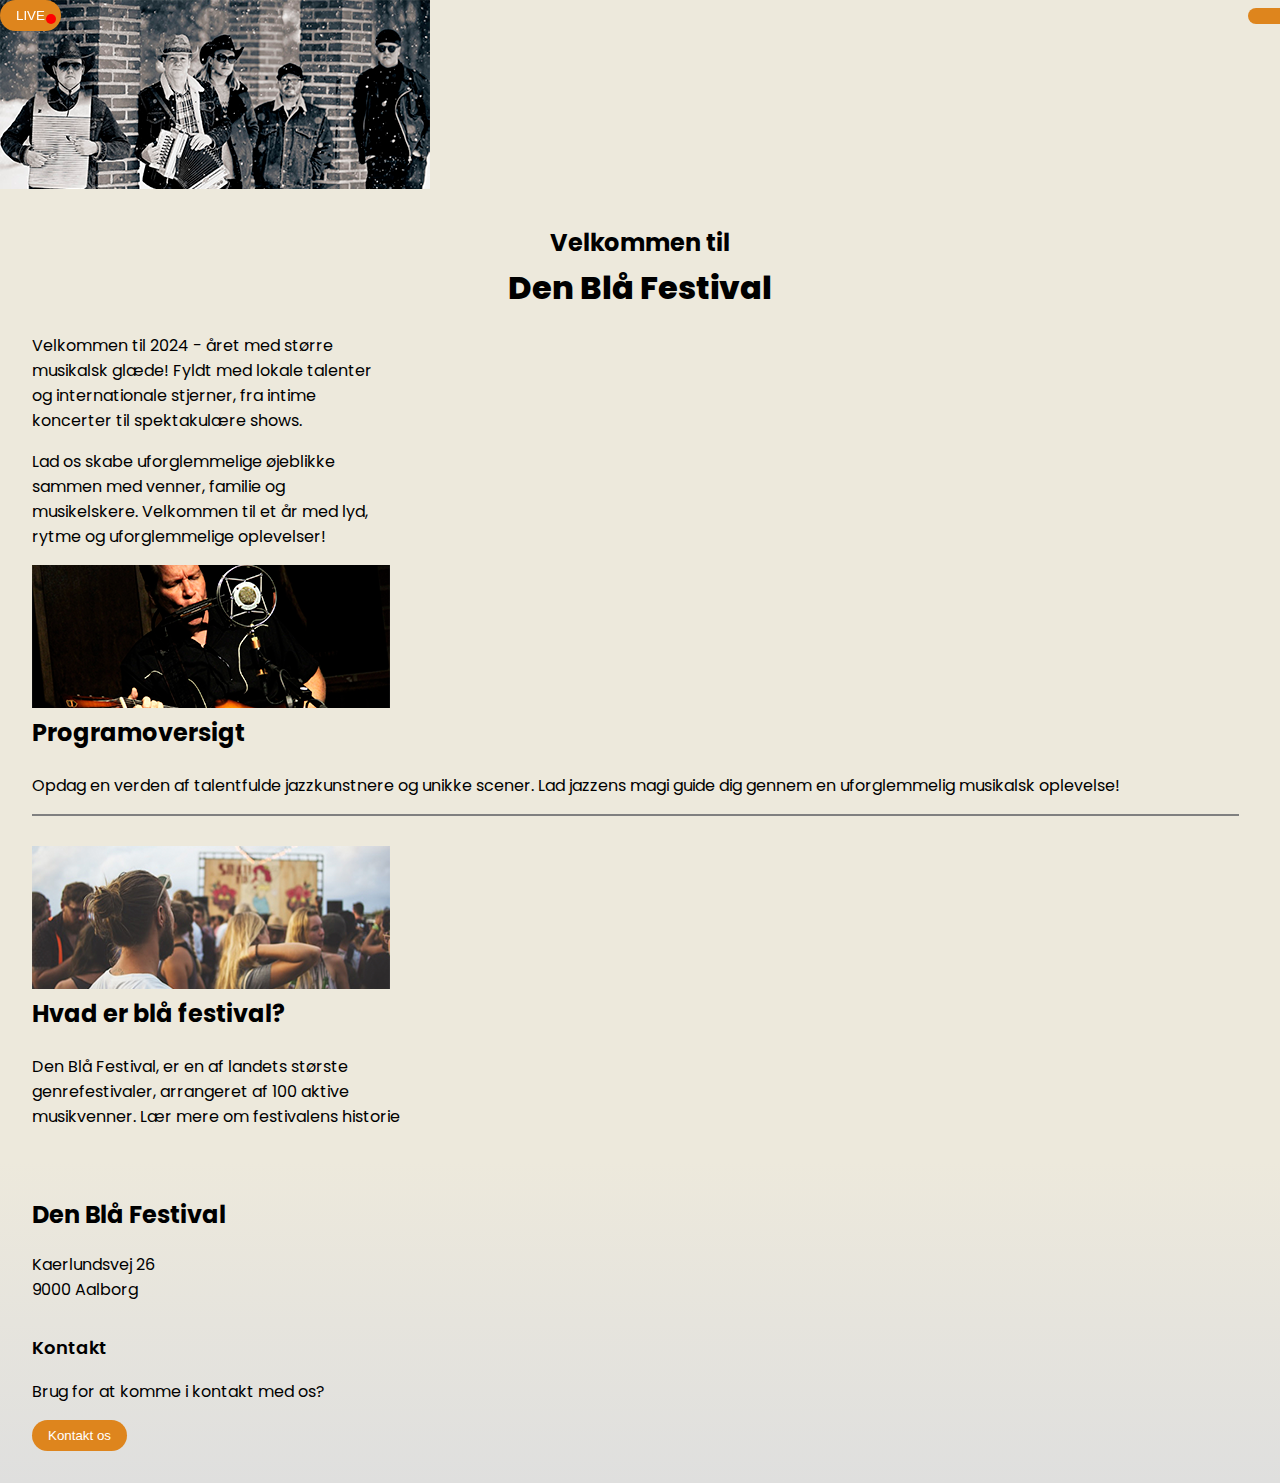
<file: index.html>
<!DOCTYPE html>
<html lang="en">
<head>
    <meta charset="UTF-8">
    <meta name="viewport" content="width=device-width, initial-scale=1.0">
    <meta name="description" content="Blå festival I Aalborg summer">
    <meta name="keywords" content="Koncert, Aalborg, Festival, Blå Festival, sommer">
    <link rel="stylesheet" href="./assets/css/GlobalStyling.css">
    <link rel="stylesheet" href="https://cdnjs.cloudflare.com/ajax/libs/font-awesome/6.5.1/css/all.min.css" integrity="sha512-DTOQO9RWCH3ppGqcWaEA1BIZOC6xxalwEsw9c2QQeAIftl+Vegovlnee1c9QX4TctnWMn13TZye+giMm8e2LwA==" crossorigin="anonymous" referrerpolicy="no-referrer" />
    <link rel="stylesheet" href="./assets/css/ForsideStyling.css">
    <script src="/assets/js/burgermenu.js" defer></script>
    <title>Blå Festival</title>
</head>
<body>
    <header>
        <nav>
            <a href="./live.html"><button>LIVE<span>&#x2022;</span></button></a>
            <div class="burger-menu">
                <i class="fa-solid fa-bars"></i>
            </div>
        </nav>
    </header>
    <div class="menu" style="display: none;">
        <div class="menuElements">
            <a href="./live.html"><button class="LiveButton">LIVE <span class="redDOt"></span></button></a>
            <i class="fa-solid fa-x" id="Remove"></i>
        </div>
        <ul>
            <li><a href="./index.html">Home</a></li>
            <li><a href="./programoversigt.html">Programoversigt</a></li>
            <li><a href="#">Hvad er Blå Festival</a></li>
            <li><a href="./praktiskInfo.html">Praktisk</a></li>
        </ul>
    </div>

    <main>
        <h2>Velkommen til</h2>
        <h1>Den Blå Festival</h1>
       <article>
        <p>Velkommen til 2024 - året med større musikalsk glæde! Fyldt med lokale talenter og internationale stjerner, fra intime koncerter til spektakulære shows. </p>
        <p>Lad os skabe uforglemmelige øjeblikke sammen med venner, familie og musikelskere. Velkommen til et år med lyd, rytme og uforglemmelige oplevelser!</p>
       </article>

       <section>
        <article>
            <img src="./assets/billeder/ProgramoversigtEntryPoint.png" alt="Kunstner der spiller guitar">
            <div class="oversigt">
                <h2>Programoversigt</h2>
                <a href="./programoversigt.html"><i class="fa-solid fa-arrow-right"></i></a>
            </div>
            <p>Opdag en verden af talentfulde jazzkunstnere og unikke scener. Lad jazzens magi guide dig gennem en uforglemmelig musikalsk oplevelse!</p>
        </article>
        <hr>
        <article>
            <img src="./assets/billeder/BlåFestivalEntryPoint.png" alt="Tilfældige festival deltagere">
            <div class="oversigt">
                <h2>Hvad er blå festival?</h2>
                <a href="#"><i class="fa-solid fa-arrow-right"></i></a>
            </div>
            <p>Den Blå Festival, er en af landets største genrefestivaler, arrangeret af 100 aktive musikvenner. Lær mere om festivalens historie</p>
        </article>
       </section>
    </main>

    <footer>
        <h2>Den Blå Festival</h2>
        <p>Kaerlundsvej 26 <br>9000 Aalborg</p>
        <h3>Kontakt</h3>
        <p>Brug for at komme i kontakt med os?</p>
        <a href="./praktiskInfo.html"><button>Kontakt os</button></a>
        <div class="fbicon"><i class="fa-brands fa-facebook"></i></div>
    </footer>
</body>
</html>
</file>
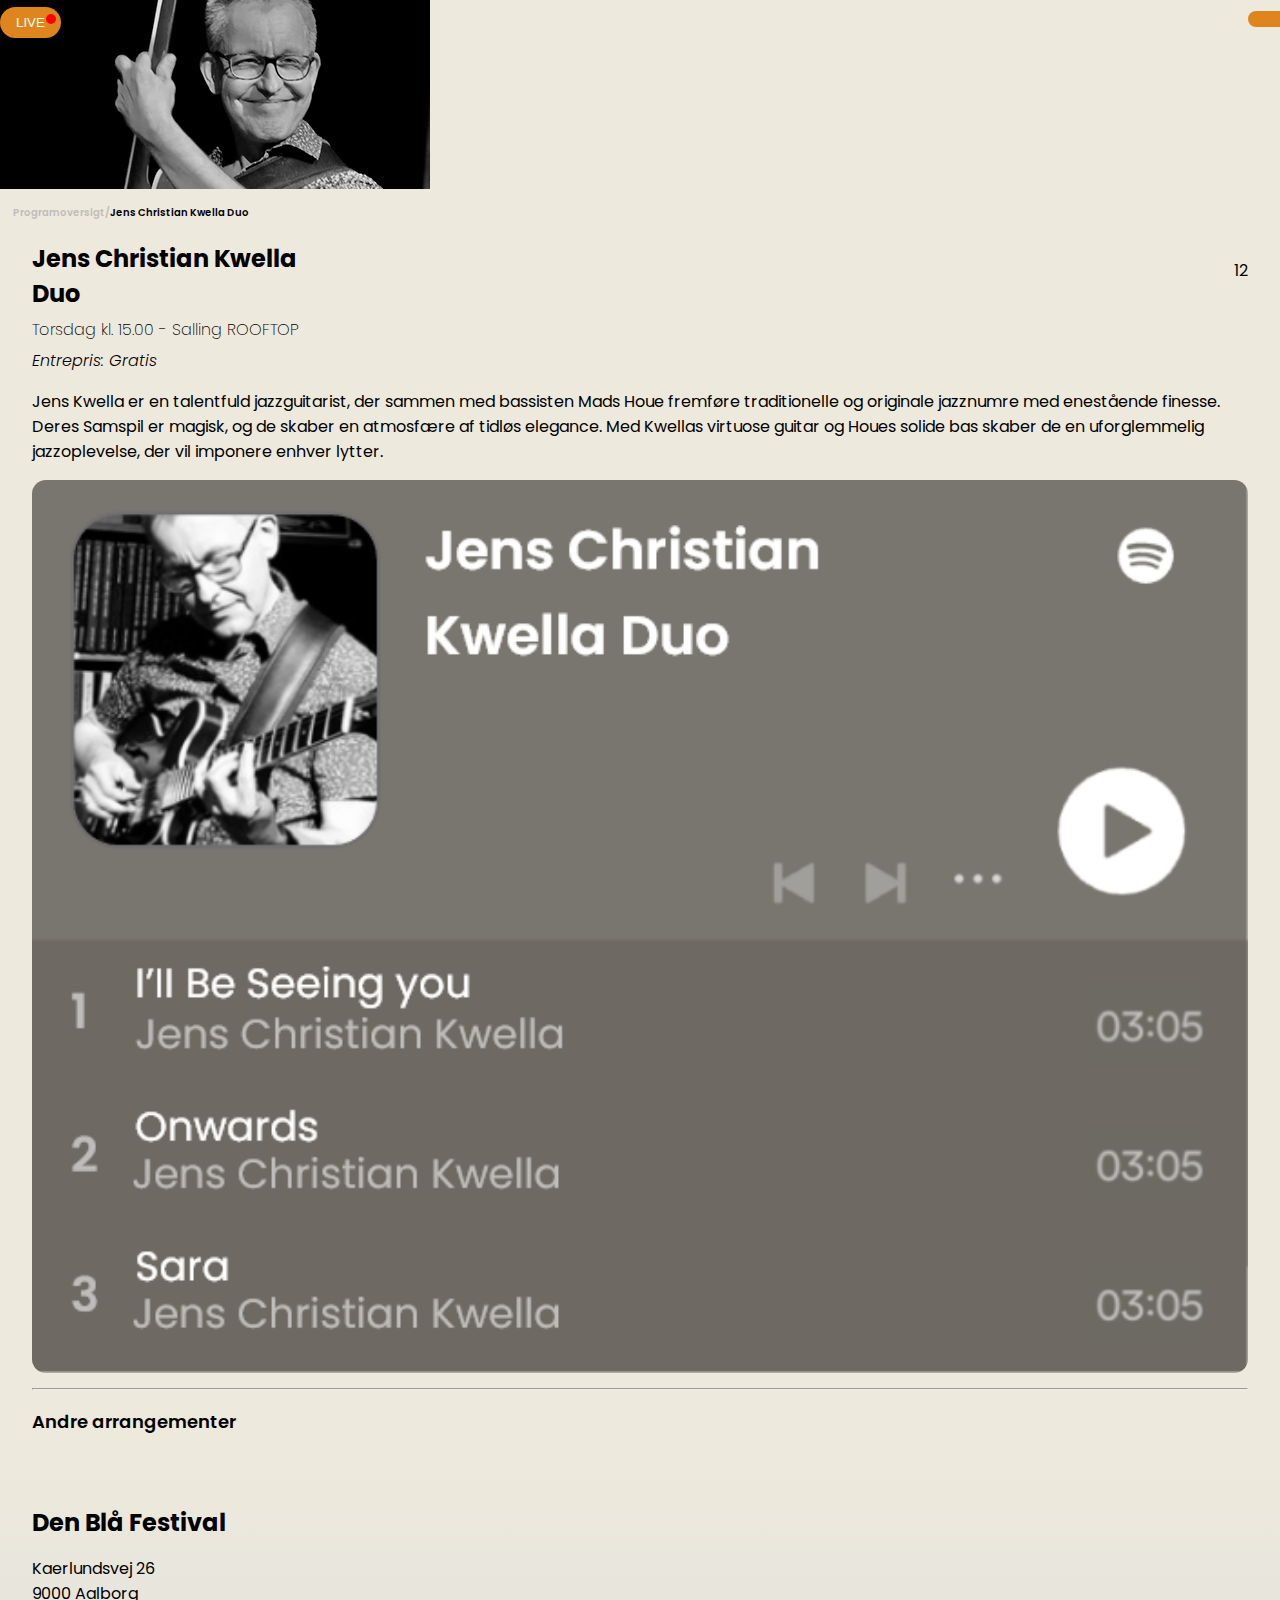
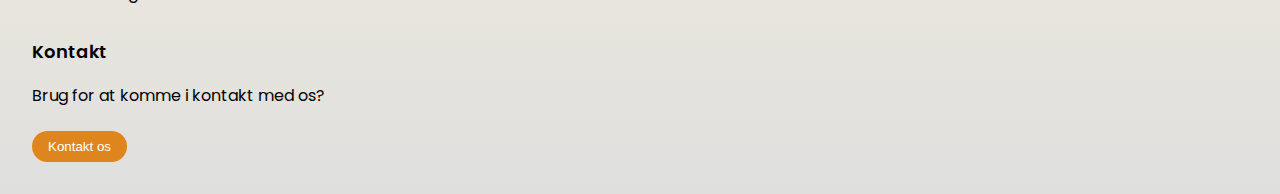
<file: kunster.html>
<!DOCTYPE html>
<html lang="en">
<head>
    <meta charset="UTF-8">
    <meta name="viewport" content="width=device-width, initial-scale=1.0">
    <link rel="stylesheet" href="./assets/css/GlobalStyling.css">
    <link rel="stylesheet" href="./assets/css/kunsterStyling.css">
    <link rel="stylesheet" href="https://cdnjs.cloudflare.com/ajax/libs/font-awesome/6.5.1/css/all.min.css" integrity="sha512-DTOQO9RWCH3ppGqcWaEA1BIZOC6xxalwEsw9c2QQeAIftl+Vegovlnee1c9QX4TctnWMn13TZye+giMm8e2LwA==" crossorigin="anonymous" referrerpolicy="no-referrer" />
    <script src="/assets/js/burgermenu.js" defer></script>
    <title>Jens Christian Kwella Duo</title>
</head>
<body>
    <header>
        <nav>
            <a href="./live.html"><button>LIVE<span>&#x2022;</span></button></a>
            <div class="burger-menu">
                <i class="fa-solid fa-bars"></i>
            </div>
        </nav>
    </header>
    <ul class="breadcrumb">
        <a  class="breadcrumbLink1" href="/programoversigt.html"><li>Programoversigt/</li></a>
        <li>Jens Christian Kwella Duo</li>
    </ul>

    <div class="menu" style="display: none;">
        <div class="menuElements">
            <a href="./live.html"><button class="LiveButton">LIVE <span class="redDOt"></span></button></a>
            <i class="fa-solid fa-x" id="Remove"></i>
        </div>
        <ul>
            <li><a href="./index.html">Home</a></li>
            <li><a href="./programoversigt.html">Programoversigt</a></li>
            <li><a href="#">Hvad er Blå Festival</a></li>
            <li><a href="./praktiskInfo.html">Praktisk</a></li>
        </ul>
    </div>

    <main>
        <div class="location">
            <h2>Jens Christian Kwella Duo</h2>
            <div>
                <p class="km">12</p>
                <i class="fa-solid fa-location-dot" id="location"></i>
            </div>
        </div>
        <p class="spillested">Torsdag kl. 15.00 - Salling ROOFTOP</p>
        <p class="price">Entrepris: Gratis</p>
        <article>
            <p>Jens Kwella er en talentfuld jazzguitarist, der sammen med bassisten Mads Houe fremføre traditionelle og originale jazznumre med enestående finesse. Deres Samspil er magisk, og de skaber en atmosfære af tidløs elegance. Med Kwellas virtuose guitar og Houes solide bas skaber de en uforglemmelig jazzoplevelse, der vil imponere enhver lytter.</p>
            <img class="spotify" src="./assets/billeder/jens spotify.png" alt="Oversigt over jens spotify">
        </article>
        <hr>
        <article>
            <h3>Andre arrangementer</h3>
        </article>
    </main>
    <footer>
        <h2>Den Blå Festival</h2>
        <p>Kaerlundsvej 26 <br>9000 Aalborg</p>
        <h3>Kontakt</h3>
        <p>Brug for at komme i kontakt med os?</p>
        <a href="./praktiskInfo.html"><button>Kontakt os</button></a>
        <div class="fbicon"><i class="fa-brands fa-facebook"></i></div>
    </footer>
</body>
</html>
</file>
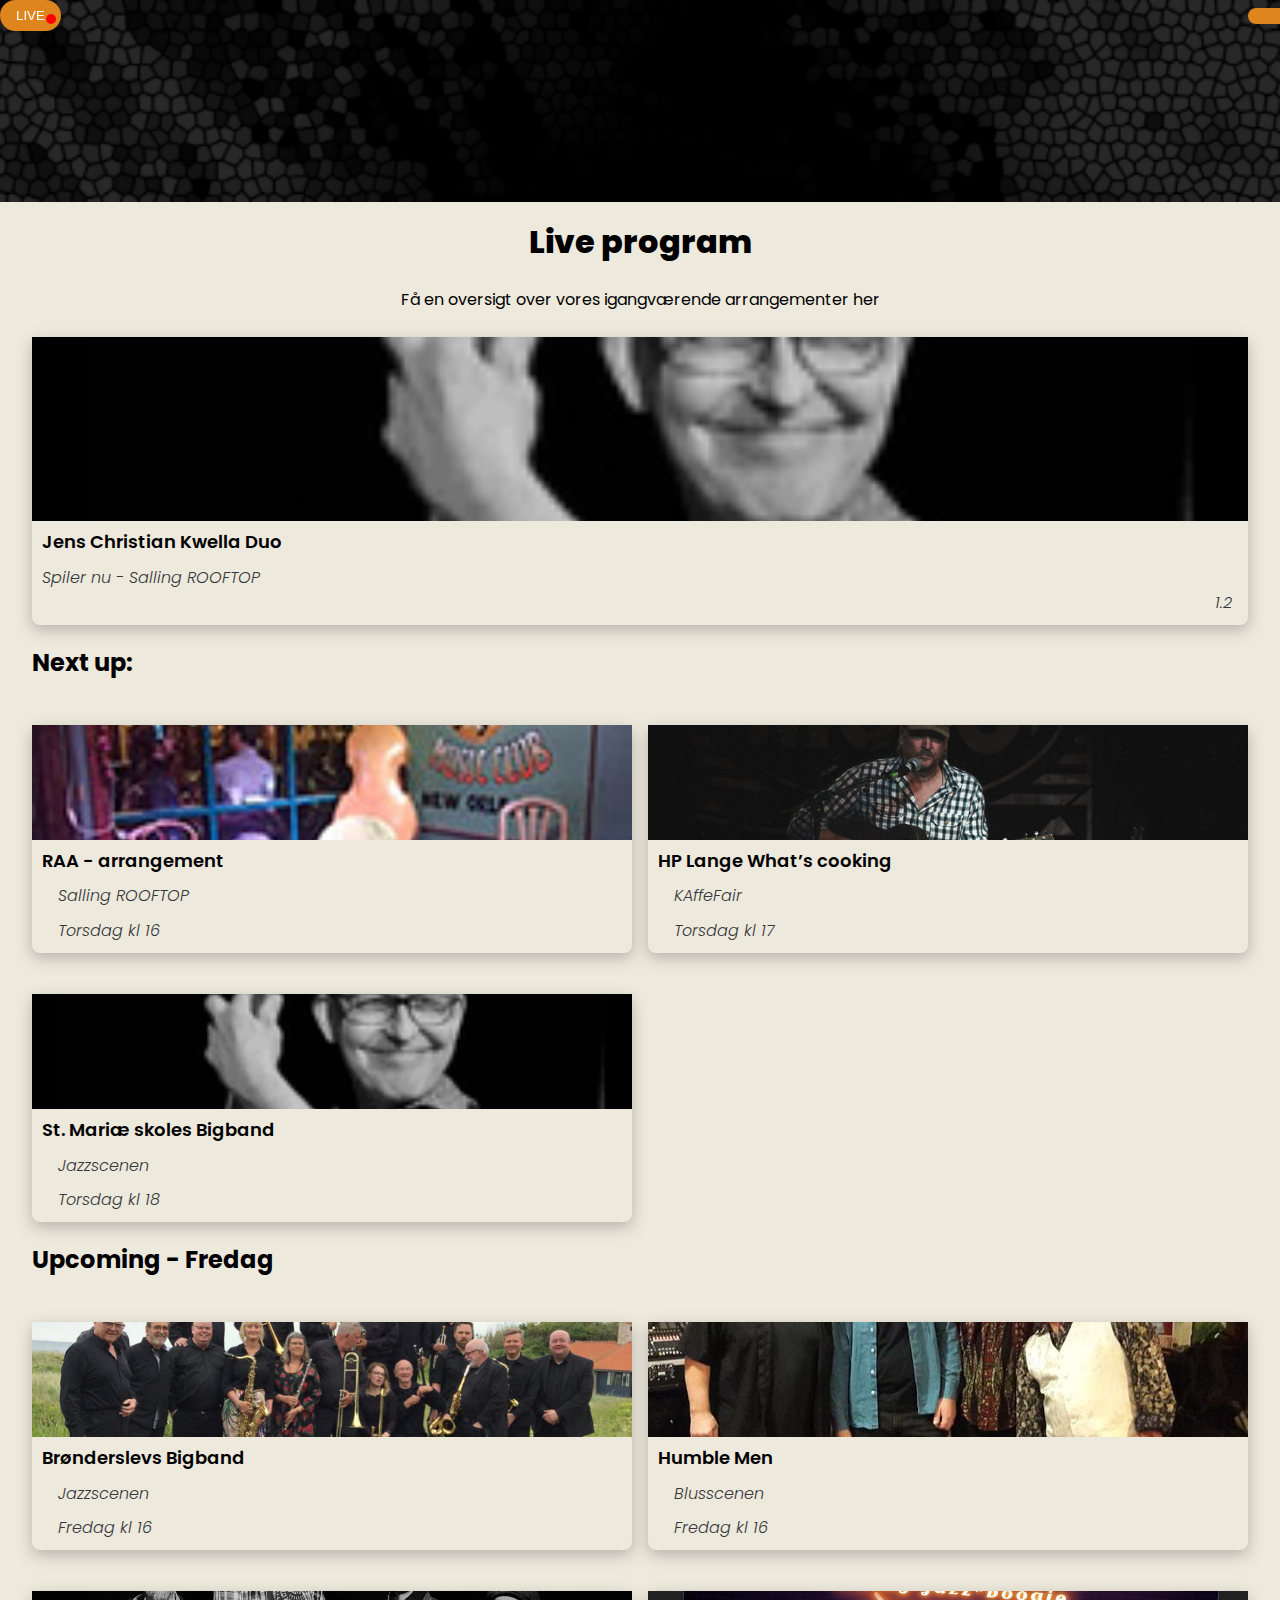
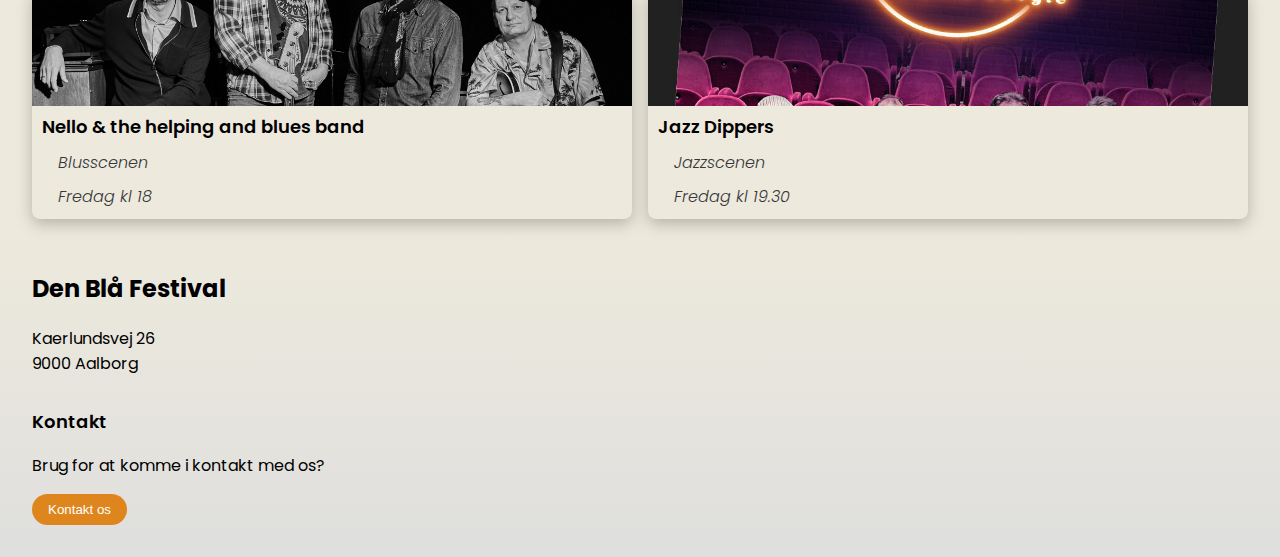
<file: live.html>
<!DOCTYPE html>
<html lang="en">
<head>
    <meta charset="UTF-8">
    <meta name="viewport" content="width=device-width, initial-scale=1.0">
    <link rel="stylesheet" href="./assets/css/live.css">
    <link rel="stylesheet" href="https://cdnjs.cloudflare.com/ajax/libs/font-awesome/6.5.1/css/all.min.css" integrity="sha512-DTOQO9RWCH3ppGqcWaEA1BIZOC6xxalwEsw9c2QQeAIftl+Vegovlnee1c9QX4TctnWMn13TZye+giMm8e2LwA==" crossorigin="anonymous" referrerpolicy="no-referrer" />
    <script src="/assets/js/burgermenu.js" defer></script>
    <title>Live</title>
</head>
<body>
    <header>
        <nav>
            <a href="./live.html"><button>LIVE<span>&#x2022;</span></button></a>
            <div class="burger-menu">
                <i class="fa-solid fa-bars"></i>
            </div>
        </nav>
    </header>
    <div class="menu" style="display: none;">
        <div class="menuElements">
            <a href="./live.html"><button class="LiveButton">LIVE <span class="redDOt"></span></button></a>
            <i class="fa-solid fa-x" id="Remove"></i>
        </div>
        <ul>
            <li><a href="./index.html">Home</a></li>
            <li><a href="./programoversigt.html">Programoversigt</a></li>
            <li><a href="#">Hvad er Blå Festival</a></li>
            <li><a href="./praktiskInfo.html">Praktisk</a></li>
        </ul>
    </div>
    <main>
        <h1>Live program</h1>
       <p id="IntroLive">Få en oversigt over vores igangværende arrangementer her</p>
       <a href="./kunster.html">
        <section>
            <img id="liveNow" src="./assets/billeder/Jens christian.png" alt="Jens Christian Kwella Duo">
            <h3 class="kunstnerNavn MoveToRight">Jens Christian Kwella Duo</h3>
            <div class="wrapper">
                <div class="locationKM">
                    <p class="MoveToRight">Spiler nu - Salling ROOFTOP</p>
                    <i class="fa-solid fa-location-dot MoveToRight"><br><p>1.2</p></i>
                </div>

            </div>
        </section>
     </a> 

<h2>Next up:</h2>
<div class="cards">
<a href="#">
    <section id="raa">
        <img src="./assets/billeder/Raa.jpg" alt="RAA - arrangement">
        <h3 class="kunstnerNavn MoveToRight">RAA - arrangement</h3>
        <div class="wrapper">
            <p><i class="fa-regular fa-clock MoveToRight"></i>Torsdag kl 16</p>
            <p><i class="fa-solid fa-location-dot MoveToRight"></i>Salling ROOFTOP</p>
        </div>
    </section>
</a>

<a href="#">
    <section>
        <img src="./assets/billeder/HPLangeWhats cooking.jpg" alt="Lange What’s cooking">
        <h3 class="kunstnerNavn MoveToRight">HP Lange What’s cooking</h3>
        <div class="wrapper">
            <p><i class="fa-regular fa-clock MoveToRight"></i>Torsdag kl 17</p>
            <p><i class="fa-solid fa-location-dot MoveToRight"></i>KAffeFair </p>
        </div>
    </section>
</a>

<a href="#">
    <section>
        <img src="./assets/billeder/Jens christian.png" alt="Jens Christian Kwella Duo">
        <h3 class="kunstnerNavn MoveToRight">St. Mariæ skoles Bigband</h3>
        <div class="wrapper">
            <p><i class="fa-regular fa-clock MoveToRight"></i>Torsdag kl 18</p>
            <p><i class="fa-solid fa-location-dot MoveToRight"></i>Jazzscenen</p>
        </div>
    </section>
</a>
</div>

<h2>Upcoming - Fredag</h2>

<div class="cards">
<a href="#">
    <section>
        <img src="./assets/billeder/BrønderslevsBigband.jpg" alt="Brønderslevs Bigband">
        <h3 class="kunstnerNavn MoveToRight">Brønderslevs Bigband</h3>
        <div class="wrapper">
            <p><i class="fa-regular fa-clock MoveToRight"></i>Fredag kl 16</p>
            <p><i class="fa-solid fa-location-dot MoveToRight"></i>Jazzscenen</p>
        </div>
    </section>
</a>

<a href="#">
    <section>
        <img src="./assets/billeder/HumbleMen .jpg" alt="Humble Men">
        <h3 class="kunstnerNavn MoveToRight">Humble Men </h3>
        <div class="wrapper">
            <p><i class="fa-regular fa-clock MoveToRight"></i>Fredag kl 16</p>
            <p><i class="fa-solid fa-location-dot MoveToRight"></i>Blusscenen</p>
        </div>
    </section>
</a>

<a href="#">
    <section>
        <img src="./assets/billeder/Nello&thehelpingandbluesband .png" alt="Nello & the helping and blues band">
        <h3 class="kunstnerNavn MoveToRight">Nello & the helping and blues band </h3>
        <div class="wrapper">
            <p><i class="fa-regular fa-clock MoveToRight"></i>Fredag kl 18</p>
            <p><i class="fa-solid fa-location-dot MoveToRight"></i>Blusscenen</p>
        </div>
    </section>
</a>

<a href="#">
    <section>
        <img src="./assets/billeder/JazzDippers.jpg" alt="Jazz Dippers">
        <h3 class="kunstnerNavn MoveToRight">Jazz Dippers</h3>
        <div class="wrapper">
            <p><i class="fa-regular fa-clock MoveToRight"></i>Fredag kl 19.30</p>
            <p><i class="fa-solid fa-location-dot MoveToRight"></i>Jazzscenen</p>
        </div>
    </section>
</a>
</div>


    </main>
    <footer>
        <h2>Den Blå Festival</h2>
        <p>Kaerlundsvej 26 <br>9000 Aalborg</p>
        <h3>Kontakt</h3>
        <p>Brug for at komme i kontakt med os?</p>
        <a href="./praktiskInfo.html"><button>Kontakt os</button></a>
        <div class="fbicon"><i class="fa-brands fa-facebook"></i></div>
    </footer>
</body>
</html>
</file>
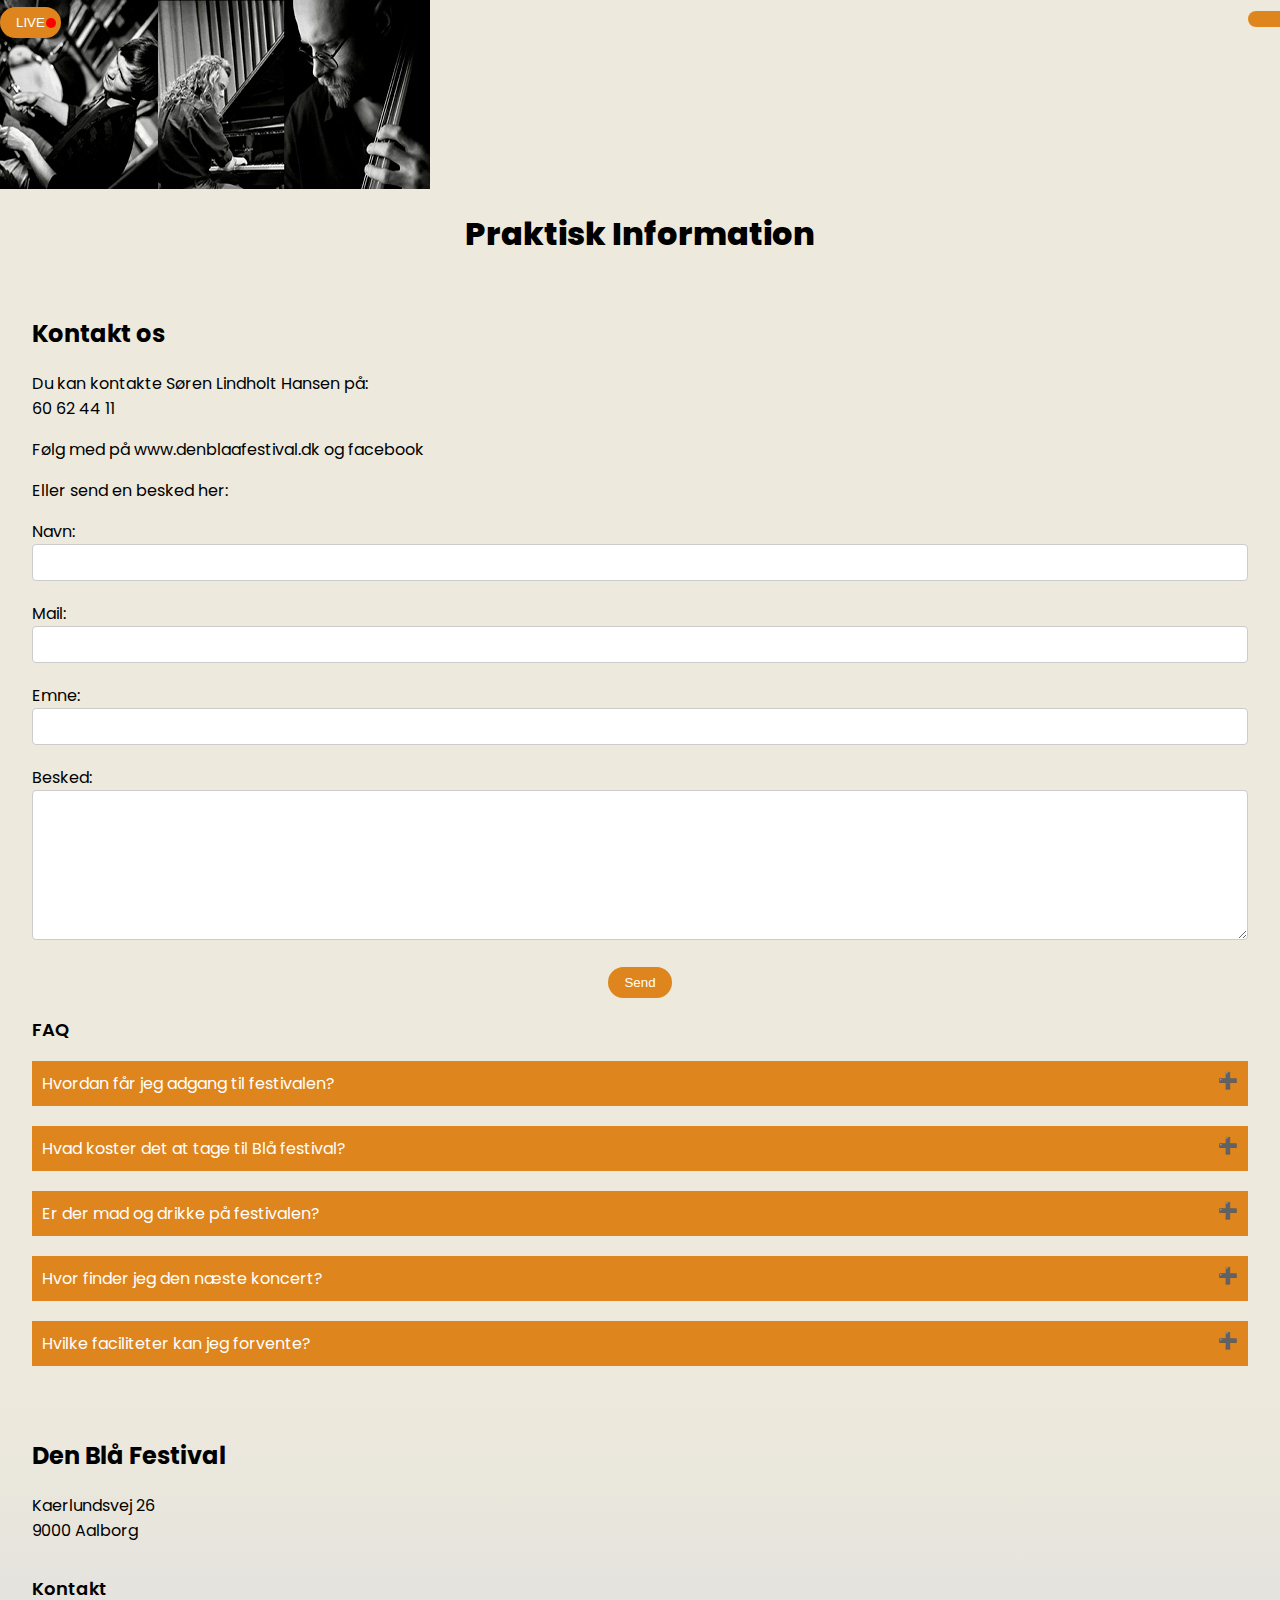
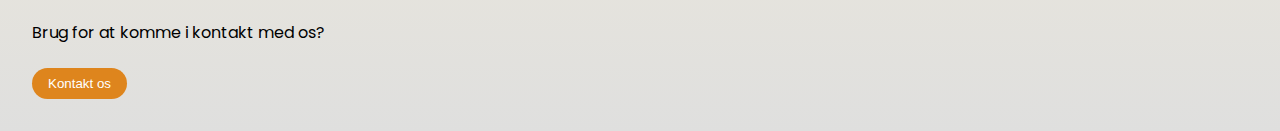
<file: praktiskInfo.html>
<!DOCTYPE html>
<html lang="en">
  <head>
    <meta charset="UTF-8" />
    <meta name="viewport" content="width=device-width, initial-scale=1.0" />
    <link rel="stylesheet" href="./assets/css/praktiskInfo.css" />
    <link
      rel="stylesheet"
      href="https://cdnjs.cloudflare.com/ajax/libs/font-awesome/6.5.1/css/all.min.css"
      integrity="sha512-DTOQO9RWCH3ppGqcWaEA1BIZOC6xxalwEsw9c2QQeAIftl+Vegovlnee1c9QX4TctnWMn13TZye+giMm8e2LwA=="
      crossorigin="anonymous"
      referrerpolicy="no-referrer"
    />
    <script src="./assets/js/praktiskInfo.js" defer></script>
    <script src="/assets/js/burgermenu.js" defer></script>
    <title>Praktisk Information</title>
  </head>
  <body>
    <header>
      <nav>
        <a href="./live.html"
          ><button>LIVE<span>&#x2022;</span></button></a
        >
        <div class="burger-menu">
          <i class="fa-solid fa-bars" id="burgericon"></i>
        </div>
      </nav>
    </header>

    <h1>Praktisk Information</h1>
    <div class="menu" style="display: none">
      <div class="menuElements">
        <a href="./live.html"
          ><button class="LiveButton">LIVE <span class="redDOt"></span></button
        ></a>
        <i class="fa-solid fa-x" id="Remove"></i>
      </div>
      <ul>
        <li><a href="./index.html">Home</a></li>
        <li><a href="./programoversigt.html">Programoversigt</a></li>
        <li><a href="#">Hvad er Blå Festival</a></li>
        <li><a href="./praktiskInfo.html">Praktisk</a></li>
      </ul>
    </div>

    <main>
      <section id="Kontakt">
        <h2>Kontakt os</h2>
        <p>
          Du kan kontakte Søren Lindholt Hansen på: <br />
          60 62 44 11
        </p>
        <p>Følg med på www.denblaafestival.dk og facebook</p>
        <p>Eller send en besked her:</p>
        <div class="form-group">
          <label for="navn">Navn:</label>
          <input type="text" id="navn" name="navn" required />
        </div>
        <div class="form-group">
          <label for="mail">Mail:</label>
          <input type="text" id="mail" name="mail" required />
        </div>
        <div class="form-group">
          <label for="emne">Emne:</label>
          <input type="text" id="emne" name="emne" required />
        </div>
        <div class="form-group">
          <label for="besked">Besked:</label>
          <textarea id="besked" name="besked" required></textarea>
        </div>
        <div class="sendKnap">
          <input type="submit" value="Send" />
        </div>
      </section>

      <section id="FAQ">
        <h3>FAQ</h3>
        <div class="accordion">
          <div class="accordion-item">
            <div class="accordion-title">
              Hvordan får jeg adgang til festivalen?
            </div>
            <div class="accordion-content">
              Vores samarbejdspartnere på diverse værtshuse har reglementer inde
              på deres sider.
              <a href="Link til spillesteder" target="_blank"
                >Link til spillesteder</a
              >
            </div>
          </div>
          <div class="accordion-item">
            <div class="accordion-title">
              Hvad koster det at tage til Blå festival?
            </div>
            <div class="accordion-content">
              Der er fem forskellige spillesteder, og alle fem steder har gratis
              entre. Vi bliver glade hvis du handler i vores barer, - det er
              nemlig her de fleste af pengene kommer ind igen, og de bruges til
              at betale musikerne der står på scenen.
            </div>
          </div>
          <div class="accordion-item">
            <div class="accordion-title">
              Er der mad og drikke på festivalen?
            </div>
            <div class="accordion-content">
              Det er forskelligt blandt spillestederne, nogen har åbent for mad,
              mens andre kun har åbent for drinks.
            </div>
          </div>
          <div class="accordion-item">
            <div class="accordion-title">
              Hvor finder jeg den næste koncert?
            </div>
            <div class="accordion-content">
              Under vores live sektion har den næste koncert med tid og sted
              klar til dig!
            </div>
          </div>
          <div class="accordion-item">
            <div class="accordion-title">
              Hvilke faciliteter kan jeg forvente?
            </div>
            <div class="accordion-content">
              Finder du på pladserne og hos vore partnere på byens værtshuse og
              spillesteder: Duus Vinkjælder, John Bull, m.v.
            </div>
          </div>
        </div>
      </section>
    </main>
    <footer>
      <h2>Den Blå Festival</h2>
      <p>Kaerlundsvej 26 <br />9000 Aalborg</p>
      <h3>Kontakt</h3>
      <p>Brug for at komme i kontakt med os?</p>
      <a href="./praktiskInfo.html"><button>Kontakt os</button></a>
      <div class="fbicon"><i class="fa-brands fa-facebook"></i></div>
    </footer>
  </body>
</html>
</file>
<file: assets/css/GlobalStyling.css>
@import url('https://fonts.googleapis.com/css2?family=Poppins:ital,wght@0,100;0,200;0,300;0,400;0,500;0,600;0,700;0,800;0,900;1,100;1,200;1,300;1,400;1,500;1,600;1,700;1,800;1,900&display=swap');

html {
    --ButtonColor: #DE851D;
}

main {
    padding: 1rem 2rem 1rem 2rem;
}

body {
    margin: 0px;
    background-color: #EDE9DC;
}

p {
    font-family: "Poppins", sans-serif;
    font-weight: 400;
    font-style: normal;

}

body {
    font-family: "Poppins", sans-serif;
}

h1 {
    font-weight: 800;
    font-style: normal;
    font-size: 32px;
    text-align: center;
}

h2 {
    font-size: 24px;
    font-weight: 700;
    font-style: normal;
}

h3 {
    font-size: 18px;
    font-weight: 600;
    font-style: normal;
}

h4 {
    font-size: 18px;
}


button {
    background-color: var(--ButtonColor);
    padding: 8px 1rem 8px 1rem;
    border-radius: 1rem;
    border: none;
    color: white;
    /* font-family: "Poppins", sans-serif;
    font-weight: 400;
    font-style: normal; */
}

.datoTid {
    font-size: 16px;
    font-family: "Poppins", sans-serif;
    font-weight: 200;
    font-style: normal;
}


/* Card */
i {
    font-size: 16px;
    color: var(--ButtonColor);
    padding-right: 1rem;
}

.wrapper {
    display: flex;
    flex-direction: column-reverse;
    gap: 0.6rem;
}

.wrapper p {
    margin: 0px;
}

.kunstnerNavn {
    margin-top: 0px;
    margin-bottom: 0.6rem;
}

section {
    box-shadow: rgba(77, 76, 76, 0.35) 0px 5px 15px;
    border-radius: 8px;
}

main {
    display: grid;
    grid-template-columns: repeat(2, 1fr);
    gap: 1rem;
}

img {
    width: 100%;
}

.MoveToRight {
    padding-left: 6px;
}

.wrapper p:first-of-type {
    margin-bottom: 9px;
}


/* Styling af footer */
footer {
    background: linear-gradient(to bottom, rgba(237, 233, 220, 0.1), #DFDFDE);
    padding: 1rem 2rem 1rem 2rem;
}

footer>div i {
    color: #316FF6;
    padding-bottom: 1rem;
}

.fbicon {
    display: flex;
    justify-content: center;
}

footer p:first-of-type {
    margin-bottom: 32px;
}

/*stylling af menu*/
.menuElements {
    height: 5vh;
    display: flex;
    justify-content: space-between;
    align-items: center;
    font-size: 24px;
    padding: 0rem 1rem 0px 0px;
}

.menu {
    display: none;
}

.LiveButton {
    position: relative;
}

.menu {
    position: fixed;
    top: 0;
    left: 0;
    display: block;
    background-color: var(--ButtonColor);
    width: 100%;
    height: 43vh;
}

.menu ul {
    padding-top: 2rem;
    list-style-type: none;
    display: flex;
    flex-direction: column;
    gap: 8px
}

.burger-menu {
    background-color: var(--ButtonColor);
    padding: 8px 16px 8px 16px;
    border-top-left-radius: 20px;
    border-bottom-left-radius: 20px;
}

span {
    color: red;
    position: absolute;
    left: 46px;
    top: 13.5px;
    background-color: red;
    width: 10px;
    height: 10px;
    border-radius: 50%;
}
</file>
<file: assets/css/ForsideStyling.css>
html {
    --ButtonColor: #DE851D;
}




/* Navigation og header*/

i {
    font-size: 20px;
    color: white;
    padding: 0px;
}


nav {
    position: fixed;
    right: 0px;
    left: 0px;
    display: flex;
    justify-content: space-between;
    align-items: center;

}

header {
    background-image: url(../billeder/Header_Forside.png);
    height: 21vh;
    background-repeat: no-repeat;
}


/* Main indhold */

main {
    display: block;
}

main h2 {
    text-align: center;
    margin-bottom: 0px;
}

h1 {
    margin-top: 4px;
}

main>article:first-of-type p {
    width: 36ch;
}

section {
    box-shadow: none;
    border-radius: 0px;
}

img {
    width: auto;
}

.oversigt h2 {
    text-align: left;
    margin: 0px;
}

.oversigt {
    display: flex;
    justify-content: space-between;
}

.oversigt i {
    margin-right: 10px;
    color: var(--ButtonColor);
    font-size: 28px;
}

section>article:last-of-type p:last-of-type {
    width: 37ch;
}

hr {
    margin-right: 9px;
    border: 1.5px solid grey;
    margin-bottom: 30px;
}

.menu a{
text-decoration: none;
  font-size: 25px;
  font-family: "Poppins", sans-serif;
  font-weight: 600;
  color: white;
}
</file>
<file: assets/css/kunsterStyling.css>
main{
    display: block;
    padding-top: 0px;
}

nav{
    position: fixed;
    right: 0px;
    left: 0px;
    display: flex;
    justify-content: space-between;
    align-items: center;

}

header{
    background-image: url(../billeder/HeaderKunstner.png);
    height: 21vh;
    background-repeat: no-repeat;
}

.LiveButton{
    position: relative;
}

i{
    font-size: 20px;
    color: white;
    padding: 0px;
}



.breadcrumb{
    display: flex;
    list-style-type: none;
    padding: 0px 0px 0px 0.8rem;
}
.breadcrumb li{
    font-size: 10px;
    font-weight: 600;
}

.breadcrumbLink1{
    color: #BFBDBB;
}

ul.breadcrumb{
    margin-bottom: 0px;
}

.location{
    display: flex;
    justify-content: space-between;
    align-items: center;
}

.location div{
    display: flex;
    flex-direction: column-reverse;
}


.spotify{
    border-radius: 14px;
}



a{
    text-decoration: none;
    font-size: 25px;
    font-family: "Poppins", sans-serif;
    font-weight: 600;
    color: white;
}



h2:first-of-type{
    width: 20ch;
    margin-bottom: 0px;
}

.spillested{
    margin: 6px 0px 0px 0px;
    font-family: "Poppins", sans-serif;
    font-weight: 200;
    font-style: normal;
}

#location{
    color: var(--ButtonColor);
}

.km{
    margin: 10px 0px 0px 0px;
}

.price{
    font-family: "Poppins", sans-serif;
  font-weight: 300;
  font-style: italic;
  margin-top: 6px;
}
</file>
<file: assets/css/live.css>
@import url('https://fonts.googleapis.com/css2?family=Poppins:ital,wght@0,100;0,200;0,300;0,400;0,500;0,600;0,700;0,800;0,900;1,100;1,200;1,300;1,400;1,500;1,600;1,700;1,800;1,900&display=swap');

html {
    --ButtonColor: #DE851D;
}

main {
    padding: 1rem 2rem 1rem 2rem;
}

body {
    margin: 0px;
    background-color: #EDE9DC;
}

p {
    font-family: "Poppins", sans-serif;
    font-weight: 400;
    font-style: normal;

}

body {
    font-family: "Poppins", sans-serif;
}

h1 {
    font-weight: 800;
    font-style: normal;
    font-size: 32px;
    text-align: center;
}

h2 {
    font-size: 24px;
    font-weight: 700;
    font-style: normal;
}

h3 {
    font-size: 18px;
    font-weight: 600;
    font-style: normal;
}

h4 {
    font-size: 18px;
}


button {
    background-color: var(--ButtonColor);
    padding: 8px 1rem 8px 1rem;
    border-radius: 1rem;
    border: none;
    color: white;
    /* font-family: "Poppins", sans-serif;
    font-weight: 400;
    font-style: normal; */
}

.datoTid {
    font-size: 16px;
    font-family: "Poppins", sans-serif;
    font-weight: 200;
    font-style: normal;
}

/*styling af header*/
header {
    background-image: url(../billeder/heroLive.png);
    height: 21vh;
    background-repeat: no-repeat;
    background-size: cover;
    height: 202px;
}

/*Styling af main*/

main h1 {
    margin-top: 0;
}

#IntroLive {
    text-align: center;
}

/*styling af cards*/
a {
    text-decoration: none;
}

i {
    font-size: 16px;
    color: var(--ButtonColor);
    padding-right: 1rem;
}

.wrapper {
    display: flex;
    flex-direction: column-reverse;
    gap: 0.6rem;
}

.wrapper p {
    margin: 0px;
    font-weight: 300;
    font-style: italic;
    color: #35373B;
}

.kunstnerNavn {
    margin-top: 0px;
    color: black;
    margin-bottom: 0.6rem;
    padding-right: 10px;
}


section {
    margin-top: 25px;
    box-shadow: rgba(77, 76, 76, 0.35) 0px 5px 15px;
    border-radius: 8px;
}

.cards section {
    margin-top: 25px;
    box-shadow: rgba(77, 76, 76, 0.35) 0px 5px 15px;
    border-radius: 8px;
}

.cards {
    display: grid;
    grid-template-columns: repeat(2, 1fr);
    gap: 1rem;
}

#liveNow {
    width: 100%;
    height: 184px;
    object-fit: cover;
}

img {
    width: 100%;
    height: 115px;
    object-fit: cover;
}

.MoveToRight {
    padding-left: 10px;
}


.wrapper p:first-of-type {
    margin-bottom: 10px;
}
.locationKM{
    display: flex;
    justify-content: space-between;
}


/* Styling af footer */
footer {
    background: linear-gradient(to bottom, rgba(237, 233, 220, 0.1), #DFDFDE);
    padding: 1rem 2rem 1rem 2rem;
}

footer>div i {
    color: #316FF6;
    padding-bottom: 1rem;
}

.fbicon {
    display: flex;
    justify-content: center;
}

footer p:first-of-type {
    margin-bottom: 32px;
}

nav{
    position: fixed;
    right: 0px;
    left: 0px;
    display: flex;
    justify-content: space-between;
    align-items: center;
  }
  
  .burger-menu {
    background-color: var(--ButtonColor);
    padding: 8px 16px 8px 16px;
    border-top-left-radius: 20px;
    border-bottom-left-radius: 20px;
  }
.burger-menu i{
    font-size: 20px;
  color: white;
  padding: 0px;
}

span {
    color: red;
    position: absolute;
    left: 46px;
    top: 13.5px;
    background-color: red;
    width: 10px;
    height: 10px;
    border-radius: 50%;
}

.menuElements {
    height: 5vh;
    display: flex;
    justify-content: space-between;
    align-items: center;
    font-size: 24px;
    padding: 0rem 1rem 0px 0px;
}

.menu {
    display: none;
}

.LiveButton {
    position: relative;
}

.menu {
    position: fixed;
    top: 0;
    left: 0;
    display: block;
    background-color: var(--ButtonColor);
    width: 100%;
    height: 43vh;
}

.menu ul {
    padding-top: 2rem;
    list-style-type: none;
    display: flex;
    flex-direction: column;
    gap: 8px
}

#Remove{
    color: white;
    padding: 0px;
    font-size: 20px;
}

.menu a{
    text-decoration: none;
  font-size: 25px;
  font-family: "Poppins", sans-serif;
  font-weight: 600;
  color: white;
}
</file>
<file: assets/css/praktiskInfo.css>
@import url('https://fonts.googleapis.com/css2?family=Poppins:ital,wght@0,100;0,200;0,300;0,400;0,500;0,600;0,700;0,800;0,900;1,100;1,200;1,300;1,400;1,500;1,600;1,700;1,800;1,900&display=swap');

html {
  --ButtonColor: #DE851D;
}
body{
  margin: 0px;
  background-color: #EDE9DC;
}

main {
  padding: 1rem 2rem 1rem 2rem;
}

header{
  background-image: url(../billeder/praktiskInfoHeader.jpg);
  height: 21vh;
  background-repeat: no-repeat;
}

p {
  font-family: "Poppins", sans-serif;
  font-weight: 400;
  font-style: normal;
}

body {
  font-family: "Poppins", sans-serif;
}

h1 {
  font-weight: 800;
  font-style: normal;
  font-size: 32px;
  text-align: center;
}

h2 {
  font-size: 24px;
  font-weight: 700;
  font-style: normal;
}

h3 {
  font-size: 18px;
  font-weight: 600;
  font-style: normal;
}

h4 {
  font-size: 18px;
}

button {
  background-color: var(--ButtonColor);
  padding: 8px 1rem 8px 1rem;
  border-radius: 1rem;
  border: none;
  color: white;
}

.datoTid {
  font-size: 16px;
  font-family: "Poppins", sans-serif;
  font-weight: 200;
  font-style: normal;
}

/* Pratisk info styling */
.hero img {
  height: 200px;
  width: auto;
}

/* Form gruppering */
.form-group {
  margin-bottom: 20px;
}

label {
  display: block;
}

input[type="text"],
textarea {
  width: 100%;
  padding: 10px;
  border: 1px solid #ccc;
  border-radius: 4px;
  box-sizing: border-box;
}

textarea {
  height: 150px;
}

.sendKnap {
  text-align: center;
}

input[type="submit"] {
  background-color: var(--ButtonColor);
  padding: 8px 1rem 8px 1rem;
  border-radius: 1rem;
  border: none;
  color: white;
}

/* Accordions */
.accordion-item {
  margin-bottom: 20px;
}

.accordion-title {
  background-color: #DE851D;
  color: #fff;
  cursor: pointer;
  padding: 10px;
  text-align: left;
  border: none;
  outline: none;
}

/* Plus- og minusikoner */
.accordion-title::before {
  content: "\02795";
  /* Unicode for plus */
  font-family: "FontAwesome";
  float: right;
  margin-left: 5px;
}

/* Skjul indholdet som standard */
.accordion-content {
  display: none;
  padding: 10px;
  background-color: #fff;
}

/* Vis indholdet, når accordion er åben */
.accordion-item.show .accordion-content {
  display: block;
}

/* Skift ikon til minus, når accordion er åben */
.accordion-item.show .accordion-title::before {
  content: "\02796";
  /* Unicode for minus */
}

/* Juster bredden på spørgsmålsdelen */
.accordion-title {
  width: calc(100% - 20px);
  /* Juster bredden for at matche tekstboksen */
}

/* Styling af footer */
footer {
  background: linear-gradient(to bottom, rgba(237, 233, 220, 0.1), #DFDFDE);
  padding: 1rem 2rem 1rem 2rem;
}

footer>div i {
  color: #316FF6;
  padding-bottom: 1rem;
}

.fbicon {
  display: flex;
  justify-content: center;
}

footer p:first-of-type {
  margin-bottom: 32px;
}



nav{
  position: fixed;
  right: 0px;
  left: 0px;
  display: flex;
  justify-content: space-between;
  align-items: center;
}

.burger-menu {
  background-color: var(--ButtonColor);
  padding: 8px 16px 8px 16px;
  border-top-left-radius: 20px;
  border-bottom-left-radius: 20px;
}

i{
  font-size: 20px;
  color: white;
  padding: 0px;
}

a{
  text-decoration: none;
  font-size: 25px;
  font-family: "Poppins", sans-serif;
  font-weight: 600;
  color: white;
}

span {
  color: red;
  position: absolute;
  left: 46px;
  top: 17.5px;
  background-color: red;
  width: 10px;
  height: 10px;
  border-radius: 50%;
}

.menuElements {
  height: 5vh;
  display: flex;
  justify-content: space-between;
  align-items: center;
  font-size: 24px;
  padding: 0rem 1rem 0px 0px;
}

.menu {
  display: none;
}

.LiveButton {
  position: relative;
}

.menu {
  position: fixed;
  top: 0;
  left: 0;
  display: block;
  background-color: var(--ButtonColor);
  width: 100%;
  height: 43vh;
}

.menu ul {
  padding-top: 2rem;
  list-style-type: none;
  display: flex;
  flex-direction: column;
  gap: 8px
}
</file>
